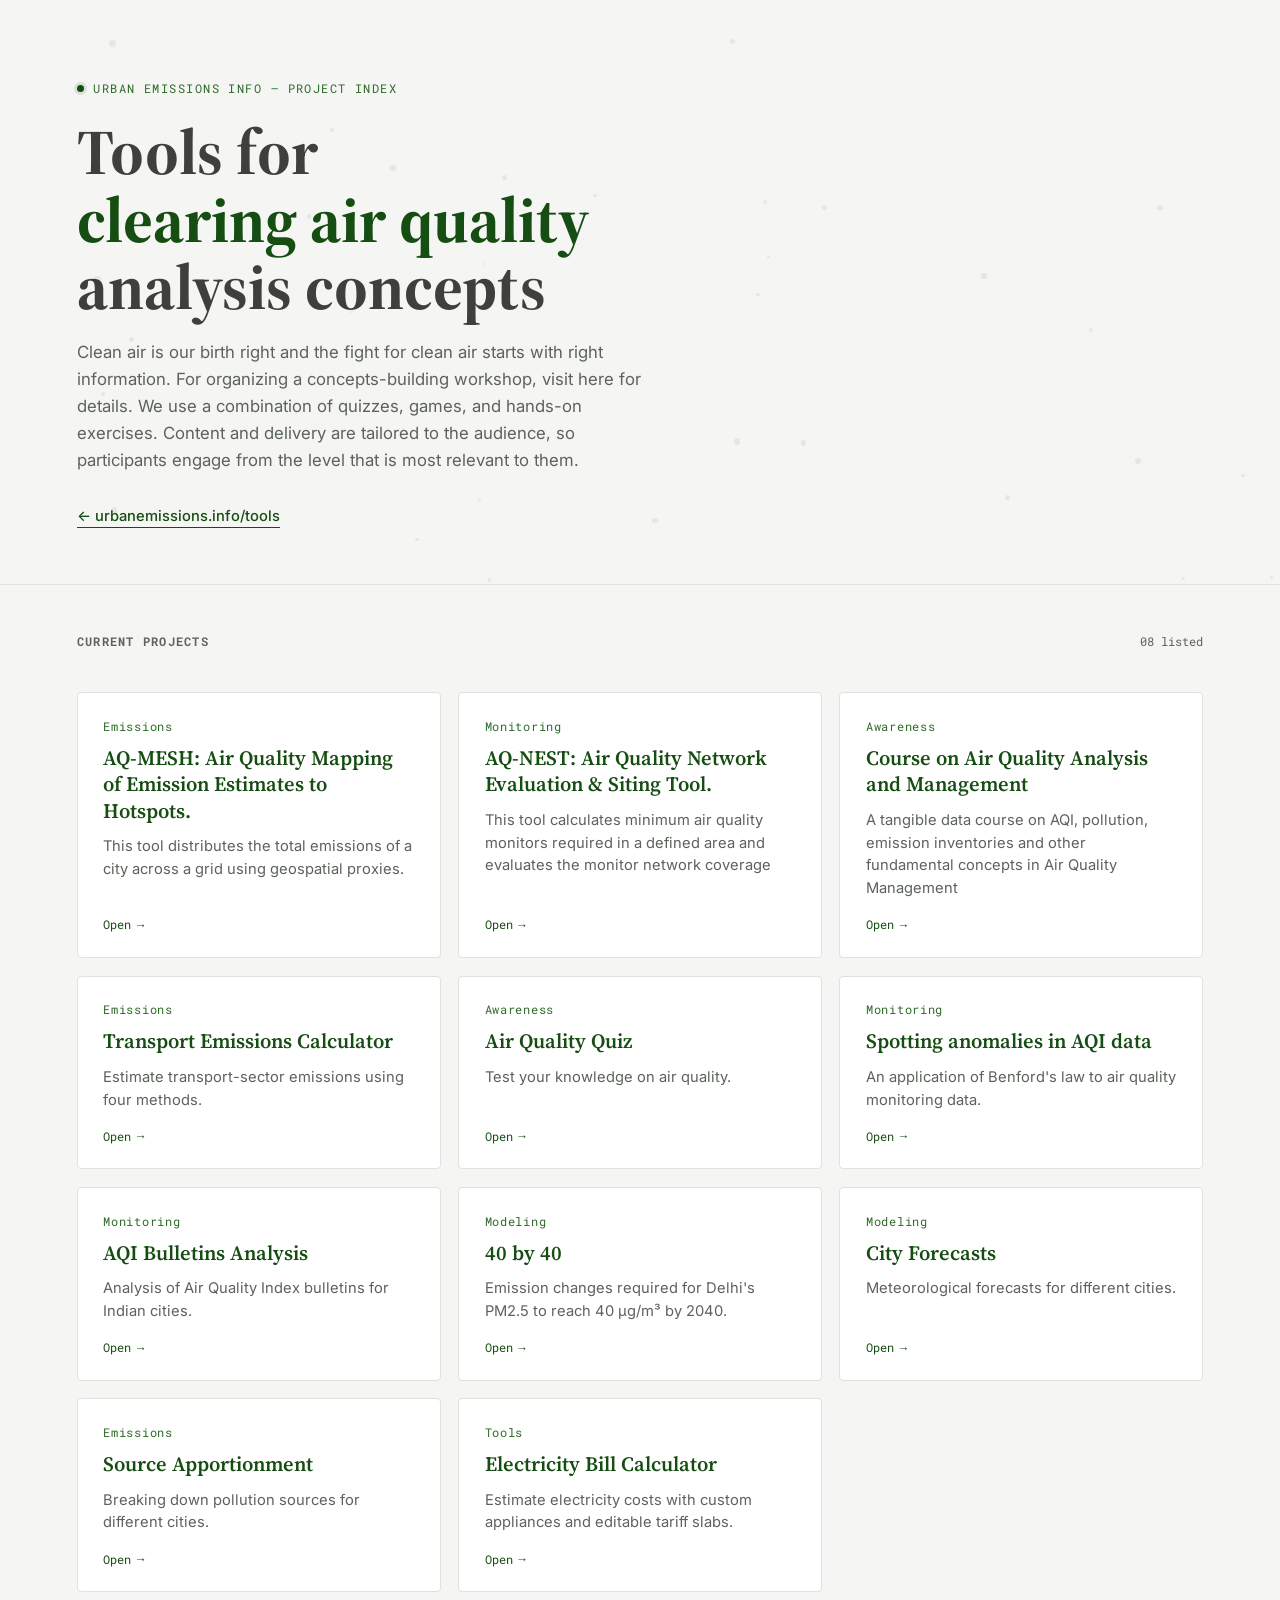
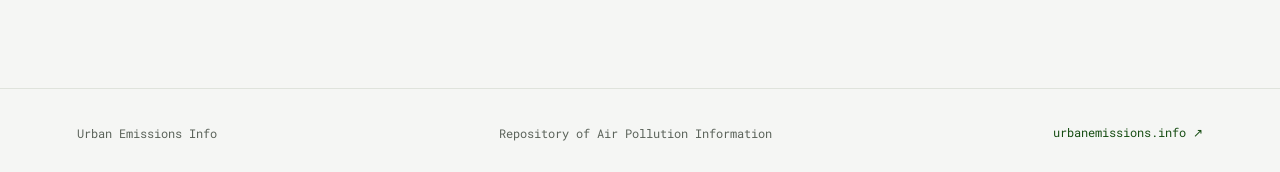
<file: index.html>
<!DOCTYPE html>
<html lang="en">
<head>
<meta charset="UTF-8">
<meta name="viewport" content="width=device-width, initial-scale=1.0">
<title>Urban Emissions — Projects</title>
<link rel="icon" href="ue.jpeg" type="image/jpeg">
<link rel="preconnect" href="https://fonts.googleapis.com">
<link rel="preconnect" href="https://fonts.gstatic.com" crossorigin>
<link href="https://fonts.googleapis.com/css2?family=Source+Serif+4:opsz,wght@8..60,400;8..60,600;8..60,700&family=Inter:wght@400;500;600&family=Roboto+Mono:wght@400;500&display=swap" rel="stylesheet">
<style>
  :root{
    --green: #164D12;
    --green-soft: #2f6b29;
    --bg: #f5f6f4;
    --card: #ffffff;
    --ink: #1b1f1a;
    --ink-soft: #5b635a;
    --line: #dfe3dc;
    --mono: 'Roboto Mono', monospace;
  }

  *{ box-sizing: border-box; }
  html{ scroll-behavior: smooth; }

  body{
    margin:0;
    background: var(--bg);
    color: var(--ink);
    font-family: 'Inter', sans-serif;
    -webkit-font-smoothing: antialiased;
  }

  a{ color: inherit; }

  /* ---------- Header / Hero ---------- */
  header{
    padding: 5rem 6vw 3.5rem;
    position: relative;
    overflow: hidden;
    border-bottom: 1px solid var(--line);
  }

  .eyebrow{
    font-family: var(--mono);
    font-size: 0.75rem;
    letter-spacing: 0.12em;
    text-transform: uppercase;
    color: var(--green-soft);
    display: flex;
    align-items: center;
    gap: 0.6rem;
    margin-bottom: 1.4rem;
  }

  .eyebrow::before{
    content: '';
    width: 7px;
    height: 7px;
    border-radius: 50%;
    background: var(--green);
    display: inline-block;
    box-shadow: 0 0 0 3px rgba(22,77,18,0.12);
  }

  h1{
    font-family: 'Source Serif 4', serif;
    font-weight: 700;
    font-size: clamp(2.4rem, 5vw, 4rem);
    line-height: 1.05;
    margin: 0 0 1.2rem;
    max-width: 16ch;
    color: var(--green);
  }

  header p.lede{
    font-size: 1.05rem;
    line-height: 1.6;
    color: var(--ink-soft);
    max-width: 52ch;
    margin: 0 0 0.5rem;
  }

  header .home-link{
    display: inline-flex;
    align-items: center;
    gap: 0.4rem;
    margin-top: 1.6rem;
    font-size: 0.92rem;
    font-weight: 500;
    color: var(--green);
    text-decoration: none;
    border-bottom: 1px solid var(--green);
    padding-bottom: 2px;
    transition: opacity 0.15s ease;
  }
  header .home-link:hover{ opacity: 0.65; }

  /* Signature: particulate field, representing PM readings, drifting behind the hero */
  .particulate{
    position: absolute;
    inset: 0;
    pointer-events: none;
    z-index: 0;
  }
  .particulate span{
    position: absolute;
    border-radius: 50%;
    background: var(--green);
    opacity: 0.08;
  }
  header > *:not(.particulate){ position: relative; z-index: 1; }

  @media (prefers-reduced-motion: no-preference){
    .particulate span{ animation: drift linear infinite; }
  }
  @keyframes drift{
    from{ transform: translateY(0); }
    to{ transform: translateY(-40px); }
  }

  /* ---------- Section label ---------- */
  .section-label{
    padding: 3rem 6vw 0;
    display: flex;
    align-items: baseline;
    justify-content: space-between;
    gap: 1rem;
  }
  .section-label h2{
    font-family: var(--mono);
    font-size: 0.78rem;
    letter-spacing: 0.1em;
    text-transform: uppercase;
    color: var(--ink-soft);
    margin: 0;
  }
  .section-label .count{
    font-family: var(--mono);
    font-size: 0.78rem;
    color: var(--ink-soft);
  }

  /* ---------- Project grid ---------- */
  main{
    padding: 1.5rem 6vw 6rem;
  }

  .grid{
    display: grid;
    grid-template-columns: repeat(auto-fill, minmax(300px, 1fr));
    gap: 1.1rem;
    margin-top: 1.2rem;
  }

  .card{
    background: var(--card);
    border: 1px solid var(--line);
    border-radius: 4px;
    padding: 1.6rem 1.6rem 1.5rem;
    text-decoration: none;
    color: var(--ink);
    display: flex;
    flex-direction: column;
    gap: 0.7rem;
    transition: border-color 0.18s ease, transform 0.18s ease, box-shadow 0.18s ease;
    position: relative;
  }

  .card:hover{
    border-color: var(--green);
    transform: translateY(-2px);
    box-shadow: 0 8px 24px -12px rgba(22,77,18,0.28);
  }

  .card .idx{
    font-family: var(--mono);
    font-size: 0.72rem;
    color: var(--green-soft);
    letter-spacing: 0.06em;
  }

  .card h3{
    font-family: 'Source Serif 4', serif;
    font-weight: 600;
    font-size: 1.28rem;
    line-height: 1.28;
    margin: 0;
    color: var(--green);
  }

  .card p{
    font-size: 0.92rem;
    line-height: 1.55;
    color: var(--ink-soft);
    margin: 0;
    flex-grow: 1;
  }

  .card .go{
    font-family: var(--mono);
    font-size: 0.76rem;
    color: var(--green);
    display: inline-flex;
    align-items: center;
    gap: 0.35rem;
    margin-top: 0.3rem;
  }
  .card .go .arrow{ transition: transform 0.18s ease; }
  .card:hover .go .arrow{ transform: translateX(3px); }

  .card.wip{
    opacity: 0.55;
    filter: grayscale(0.3);
  }
  .card.wip::after{
    content: 'in progress';
    position: absolute;
    top: 1.6rem;
    right: 1.6rem;
    font-family: var(--mono);
    font-size: 0.65rem;
    color: var(--ink-soft);
    letter-spacing: 0.06em;
  }

  /* ---------- Footer ---------- */
  footer{
    border-top: 1px solid var(--line);
    padding: 2.2rem 6vw;
    display: flex;
    justify-content: space-between;
    align-items: center;
    flex-wrap: wrap;
    gap: 1rem;
    font-family: var(--mono);
    font-size: 0.78rem;
    color: var(--ink-soft);
  }
  footer a{ color: var(--green); text-decoration: none; border-bottom: 1px solid transparent; }
  footer a:hover{ border-bottom-color: var(--green); }

  @media (max-width: 640px){
    header{ padding: 3.5rem 6vw 2.5rem; }
    .section-label{ padding: 2.2rem 6vw 0; flex-direction: column; align-items: flex-start; gap: 0.3rem; }
    main{ padding: 1rem 6vw 4rem; }
  }
</style>
</head>
<body>

<header>
  <div class="particulate" id="particulate"></div>
  <div class="eyebrow">Urban Emissions Info — Project Index</div>
  <h1> <span style="color: #1b1f1ad8;">Tools for</span> <br>
       clearing air quality<br>
       <span style="color: #1b1f1ad8;">analysis concepts</span> </h1>
  <p class="lede">Clean air is our birth right and the fight for clean air starts with right information. 
    For organizing a concepts-building workshop, visit here for details. 
    We use a combination of quizzes, games, and hands-on exercises. 
    Content and delivery are tailored to the audience, so participants engage from the level that is most relevant to them.
 </p>
  <a class="home-link" href="https://urbanemissions.info/tools/air-quality-information-awareness-for-better-planning/" target="_blank" rel="noopener">← urbanemissions.info/tools</a>
</header>

<div class="section-label">
  <h2>Current projects</h2>
  <span class="count">08 listed</span>
</div>

<main>
  <div class="grid">

    <a class="card" href="https://urbanemissionsinfo.github.io/AQMESH/">
      <span class="idx">Emissions</span>
      <h3>AQ-MESH: Air Quality Mapping of Emission Estimates to Hotspots.</h3>
      <p>This tool distributes the total emissions of a city across a grid using geospatial proxies.</p>
      <span class="go">Open <span class="arrow">→</span></span>
    </a>

    <a class="card" href="https://urbanemissionsinfo.github.io/AQNEST/global.html">
      <span class="idx">Monitoring</span>
      <h3>AQ-NEST: Air Quality Network Evaluation & Siting Tool.</h3>
      <p>This tool calculates minimum air quality monitors required in a defined area and evaluates the monitor network coverage</p>
      <span class="go">Open <span class="arrow">→</span></span>
    </a>

    <a class="card" href="https://urbanemissionsinfo.github.io/AQCourse/">
      <span class="idx">Awareness</span>
      <h3>Course on Air Quality Analysis and Management</h3>
      <p>A tangible data course on AQI, pollution, emission inventories and other fundamental concepts in Air Quality Management</p>
      <span class="go">Open <span class="arrow">→</span></span>
    </a>

    <a class="card" href="https://urbanemissionsinfo.github.io/TransportEmissions/" target="_blank" rel="noopener">
      <span class="idx">Emissions</span>
      <h3>Transport Emissions Calculator</h3>
      <p>Estimate transport-sector emissions using four methods.</p>
      <span class="go">Open <span class="arrow">→</span></span>
    </a>

    <a class="card" href="https://urbanemissionsinfo.github.io/airqualityquiz/" target="_blank" rel="noopener">
      <span class="idx">Awareness</span>
      <h3>Air Quality Quiz</h3>
      <p>Test your knowledge on air quality.</p>
      <span class="go">Open <span class="arrow">→</span></span>
    </a>

    <a class="card" href="https://urbanemissionsinfo.github.io/Benford/" target="_blank" rel="noopener">
      <span class="idx">Monitoring</span>
      <h3>Spotting anomalies in AQI data</h3>
      <p>An application of Benford's law to air quality monitoring data.</p>
      <span class="go">Open <span class="arrow">→</span></span>
    </a>

    <a class="card" href="https://urbanemissionsinfo.github.io/AQI_bulletins/" target="_blank" rel="noopener">
      <span class="idx">Monitoring</span>
      <h3>AQI Bulletins Analysis</h3>
      <p>Analysis of Air Quality Index bulletins for Indian cities.</p>
      <span class="go">Open <span class="arrow">→</span></span>
    </a>

    <a class="card" href="https://urbanemissionsinfo.github.io/SolvingDelhiPollution/" target="_blank" rel="noopener">
      <span class="idx">Modeling</span>
      <h3>40 by 40</h3>
      <p>Emission changes required for Delhi's PM2.5 to reach 40 μg/m³ by 2040.</p>
      <span class="go">Open <span class="arrow">→</span></span>
    </a>

    <a class="card" href="forecasts/index.html">
      <span class="idx">Modeling</span>
      <h3>City Forecasts</h3>
      <p>Meteorological forecasts for different cities.</p>
      <span class="go">Open <span class="arrow">→</span></span>
    </a>



    <a class="card" href="source_apportionment/index.html">
      <span class="idx">Emissions</span>
      <h3>Source Apportionment</h3>
      <p>Breaking down pollution sources for different cities.</p>
      <span class="go">Open <span class="arrow">→</span></span>
    </a>

    

    <a class="card" href="https://urbanemissionsinfo.github.io/ElectricityCalculator/" target="_blank" rel="noopener">
      <span class="idx">Tools</span>
      <h3>Electricity Bill Calculator</h3>
      <p>Estimate electricity costs with custom appliances and editable tariff slabs.</p>
      <span class="go">Open <span class="arrow">→</span></span>
    </a>

    <!--
    <div class="card wip">
      <span class="idx">09 — Monitoring</span>
      <h3>Monitoring Needs</h3>
      <p>Estimate the number of air quality monitors required in any airshed.</p>
    </div>
    -->

  </div>
</main>

<footer>
  <span>Urban Emissions Info</span>
  <span>Repository of Air Pollution Information</span>
  <a href="https://urbanemissions.info/" target="_blank" rel="noopener">urbanemissions.info ↗</a>
</footer>

<script>
  // Signature element: a quiet field of drifting particulate dots behind the hero,
  // sized and placed with slight randomness to suggest a PM2.5 reading rather than decoration.
  const field = document.getElementById('particulate');
  const count = window.innerWidth < 640 ? 18 : 34;
  for(let i=0;i<count;i++){
    const dot = document.createElement('span');
    const size = 2 + Math.random()*5;
    dot.style.width = size + 'px';
    dot.style.height = size + 'px';
    dot.style.left = Math.random()*100 + '%';
    dot.style.top = Math.random()*100 + '%';
    dot.style.animationDuration = (14 + Math.random()*16) + 's';
    dot.style.animationDelay = (-Math.random()*20) + 's';
    field.appendChild(dot);
  }
</script>

</body>
</html>
</file>
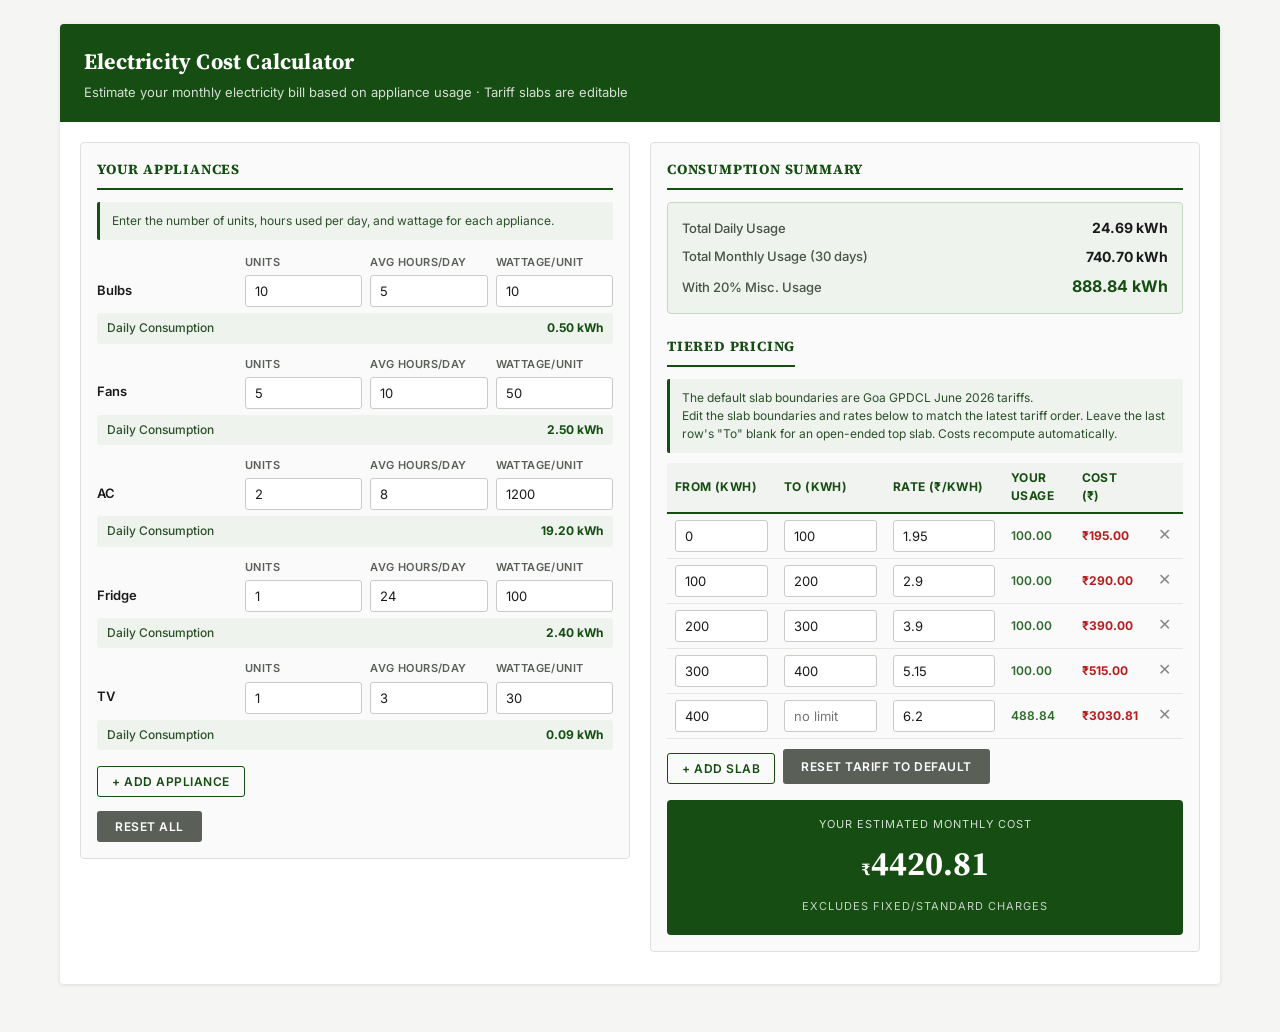
<file: ElectricityCalculator/index.html>
<!DOCTYPE html>
<html lang="en">
<head>
    <meta charset="UTF-8">
    <meta name="viewport" content="width=device-width, initial-scale=1.0">
    <title>Goa Electricity Cost Calculator</title>
    <link rel="stylesheet" href="style.css">
</head>
<body>
    <div class="container">
        <div class="header">
            <h1>Electricity Cost Calculator</h1>
            <p>Estimate your monthly electricity bill based on appliance usage · Tariff slabs are editable</p>
        </div>

        <div class="content">
            <div class="grid">
                <!-- ── Left Column: Appliance Input ────────────── -->
                <div>
                    <div class="section">
                        <h2>Your Appliances</h2>
                        <div class="info-box">
                            Enter the number of units, hours used per day, and wattage for each appliance.
                        </div>

                        <!-- Bulbs -->
                        <div class="appliance-row">
                            <div class="appliance-name">Bulbs</div>
                            <div class="form-group">
                                <label>Units</label>
                                <input type="number" id="bulbs-units" value="10" min="0">
                            </div>
                            <div class="form-group">
                                <label>Avg Hours/Day</label>
                                <input type="number" id="bulbs-hours" value="5" min="0" step="0.5">
                            </div>
                            <div class="form-group">
                                <label>Wattage/Unit</label>
                                <input type="number" id="bulbs-wattage" value="10" min="0">
                            </div>
                        </div>
                        <div class="calculated-row">
                            <span>Daily Consumption</span>
                            <span class="calculated-value" id="bulbs-consumption">0 kWh</span>
                        </div>

                        <!-- Fans -->
                        <div class="appliance-row">
                            <div class="appliance-name">Fans</div>
                            <div class="form-group">
                                <label>Units</label>
                                <input type="number" id="fans-units" value="5" min="0">
                            </div>
                            <div class="form-group">
                                <label>Avg Hours/Day</label>
                                <input type="number" id="fans-hours" value="10" min="0" step="0.5">
                            </div>
                            <div class="form-group">
                                <label>Wattage/Unit</label>
                                <input type="number" id="fans-wattage" value="50" min="0">
                            </div>
                        </div>
                        <div class="calculated-row">
                            <span>Daily Consumption</span>
                            <span class="calculated-value" id="fans-consumption">0 kWh</span>
                        </div>

                        <!-- AC -->
                        <div class="appliance-row">
                            <div class="appliance-name">AC</div>
                            <div class="form-group">
                                <label>Units</label>
                                <input type="number" id="ac-units" value="2" min="0">
                            </div>
                            <div class="form-group">
                                <label>Avg Hours/Day</label>
                                <input type="number" id="ac-hours" value="8" min="0" step="0.5">
                            </div>
                            <div class="form-group">
                                <label>Wattage/Unit</label>
                                <input type="number" id="ac-wattage" value="1200" min="0">
                            </div>
                        </div>
                        <div class="calculated-row">
                            <span>Daily Consumption</span>
                            <span class="calculated-value" id="ac-consumption">0 kWh</span>
                        </div>

                        <!-- Fridge -->
                        <div class="appliance-row">
                            <div class="appliance-name">Fridge</div>
                            <div class="form-group">
                                <label>Units</label>
                                <input type="number" id="fridge-units" value="1" min="0">
                            </div>
                            <div class="form-group">
                                <label>Avg Hours/Day</label>
                                <input type="number" id="fridge-hours" value="24" min="0" step="0.5">
                            </div>
                            <div class="form-group">
                                <label>Wattage/Unit</label>
                                <input type="number" id="fridge-wattage" value="100" min="0">
                            </div>
                        </div>
                        <div class="calculated-row">
                            <span>Daily Consumption</span>
                            <span class="calculated-value" id="fridge-consumption">0 kWh</span>
                        </div>

                        <!-- TV -->
                        <div class="appliance-row">
                            <div class="appliance-name">TV</div>
                            <div class="form-group">
                                <label>Units</label>
                                <input type="number" id="tv-units" value="1" min="0">
                            </div>
                            <div class="form-group">
                                <label>Avg Hours/Day</label>
                                <input type="number" id="tv-hours" value="3" min="0" step="0.5">
                            </div>
                            <div class="form-group">
                                <label>Wattage/Unit</label>
                                <input type="number" id="tv-wattage" value="30" min="0">
                            </div>
                        </div>
                        <div class="calculated-row">
                            <span>Daily Consumption</span>
                            <span class="calculated-value" id="tv-consumption">0 kWh</span>
                        </div>

                        <!-- ── Extra / custom appliances ──────── -->
                        <div id="extra-appliances-container"></div>

                        <button class="add-appliance-btn" onclick="addAppliance()">
                            + Add Appliance
                        </button>

                        <br>
                        <button class="reset-btn" onclick="resetCalculator()">Reset All</button>
                    </div>
                </div>

                <!-- ── Right Column: Summary & Pricing ─────────── -->
                <div>
                    <div class="section">
                        <h2>Consumption Summary</h2>
                        <div class="summary-box">
                            <div class="summary-item">
                                <span class="summary-label">Total Daily Usage</span>
                                <span class="summary-value" id="daily-total">0 kWh</span>
                            </div>
                            <div class="summary-item">
                                <span class="summary-label">Total Monthly Usage (30 days)</span>
                                <span class="summary-value" id="monthly-total">0 kWh</span>
                            </div>
                            <div class="summary-item">
                                <span class="summary-label">With 20% Misc. Usage</span>
                                <span class="summary-value highlight" id="monthly-adjusted">0 kWh</span>
                            </div>
                        </div>

                        <div style="display:flex; justify-content:space-between; align-items:baseline; margin-top:22px;">
                            <h2 style="margin-top:0;">Tiered Pricing</h2>
                        </div>
                        <div class="info-box" style="margin-bottom:10px;">
                            The default slab boundaries are Goa GPDCL June 2026 tariffs. <br>
                            Edit the slab boundaries and rates below to match the latest tariff order. Leave the last row's "To" blank for an open-ended top slab. Costs recompute automatically.
                             
                        </div>
                        <table class="pricing-table" id="tariff-table">
                            <thead>
                                <tr>
                                    <th>From (kWh)</th>
                                    <th>To (kWh)</th>
                                    <th>Rate (₹/kWh)</th>
                                    <th>Your Usage</th>
                                    <th>Cost (₹)</th>
                                    <th></th>
                                </tr>
                            </thead>
                            <tbody id="tariff-tbody">
                                <!-- rows injected by JS -->
                            </tbody>
                        </table>
                        <div style="display:flex; gap:8px; margin-top:10px;">
                            <button class="add-appliance-btn" type="button" onclick="addTariffRow()">+ Add Slab</button>
                            <button class="reset-btn" type="button" style="margin-top:0;" onclick="resetTariff()">Reset Tariff to Default</button>
                        </div>

                        <div class="total-cost">
                            <p>Your Estimated Monthly Cost</p>
                            <div class="amount"><span class="currency">₹</span><span id="final-cost">0</span></div>
                            <p style="font-size:11px;margin-top:8px;opacity:.75;">Excludes fixed/standard charges</p>
                        </div>
                    </div>
                </div>
            </div><!-- /grid -->
        </div><!-- /content -->
    </div><!-- /container -->

    <script>
    // ── Custom appliance state ────────────────────────────────────
    let extraCounter = 0;

    function addAppliance() {
        extraCounter++;
        const id = 'extra-' + extraCounter;
        const container = document.getElementById('extra-appliances-container');

        const block = document.createElement('div');
        block.className = 'appliance-block';
        block.id = 'block-' + id;
        block.innerHTML = `
            <button class="remove-appliance-btn" onclick="removeAppliance('${id}')" title="Remove">✕</button>
            <div class="appliance-row">
                <div class="form-group" style="grid-column:1">
                    <label>Appliance Name</label>
                    <input type="text" class="custom-appliance-name-input"
                           id="${id}-name" placeholder="e.g. Washing Machine"
                           oninput="calculate()">
                </div>
                <div class="form-group">
                    <label>Units</label>
                    <input type="number" id="${id}-units" value="1" min="0" oninput="calculate()" onchange="calculate()">
                </div>
                <div class="form-group">
                    <label>Avg Hours/Day</label>
                    <input type="number" id="${id}-hours" value="1" min="0" step="0.5" oninput="calculate()" onchange="calculate()">
                </div>
                <div class="form-group">
                    <label>Wattage/Unit</label>
                    <input type="number" id="${id}-wattage" value="100" min="0" oninput="calculate()" onchange="calculate()">
                </div>
            </div>
            <div class="calculated-row">
                <span id="${id}-label">Custom Appliance</span>
                <span class="calculated-value" id="${id}-consumption">0 kWh</span>
            </div>
        `;
        container.appendChild(block);
        calculate();
    }

    function removeAppliance(id) {
        const block = document.getElementById('block-' + id);
        if (block) block.remove();
        calculate();
    }

    function getExtraIds() {
        const blocks = document.querySelectorAll('#extra-appliances-container .appliance-block');
        return Array.from(blocks).map(b => b.id.replace('block-', ''));
    }

    // ── Core inputs (built-in appliances) ────────────────────────
    const builtInIds = [
        'bulbs-units','bulbs-hours','bulbs-wattage',
        'fans-units','fans-hours','fans-wattage',
        'ac-units','ac-hours','ac-wattage',
        'fridge-units','fridge-hours','fridge-wattage',
        'tv-units','tv-hours','tv-wattage'
    ];

    builtInIds.forEach(id => {
        const el = document.getElementById(id);
        if (el) {
            el.addEventListener('input', calculate);
            el.addEventListener('change', calculate);
        }
    });

    // ── Calculation ───────────────────────────────────────────────
    function getKwh(prefix) {
        const u = parseFloat(document.getElementById(prefix + '-units')?.value)   || 0;
        const h = parseFloat(document.getElementById(prefix + '-hours')?.value)   || 0;
        const w = parseFloat(document.getElementById(prefix + '-wattage')?.value) || 0;
        return (u * h * w) / 1000;
    }

    // ── Editable tariff table ───────────────────────────────────────
    const DEFAULT_TARIFF = [
        { from: 0,   to: 100,  rate: 1.95 },
        { from: 100, to: 200,  rate: 2.90 },
        { from: 200, to: 300,  rate: 3.90 },
        { from: 300, to: 400,  rate: 5.15 },
        { from: 400, to: null, rate: 6.20 }   // null "to" = open-ended top slab
    ];

    let tariffCounter = 0;

    function renderTariffTable(rows) {
        const tbody = document.getElementById('tariff-tbody');
        tbody.innerHTML = '';
        tariffCounter = 0;
        rows.forEach(row => addTariffRow(row.from, row.to, row.rate));
    }

    function addTariffRow(fromVal, toVal, rateVal) {
        tariffCounter++;
        const id = 'slab-' + tariffCounter;
        const tbody = document.getElementById('tariff-tbody');

        if (fromVal === undefined) {
            const rows = getTariffIds();
            const lastId = rows[rows.length - 1];
            const lastTo = lastId ? document.getElementById(lastId + '-to').value : '';
            fromVal = lastTo !== '' ? parseFloat(lastTo) : 0;
        }
        if (toVal === undefined) toVal = null;
        if (rateVal === undefined) rateVal = 0;

        const tr = document.createElement('tr');
        tr.id = 'row-' + id;
        tr.innerHTML = `
            <td><input type="number" class="tariff-input" id="${id}-from" value="${fromVal}" min="0" step="1" oninput="calculate()" onchange="calculate()"></td>
            <td><input type="number" class="tariff-input" id="${id}-to" value="${toVal === null ? '' : toVal}" min="0" step="1" placeholder="no limit" oninput="calculate()" onchange="calculate()"></td>
            <td><input type="number" class="tariff-input" id="${id}-rate" value="${rateVal}" min="0" step="0.01" oninput="calculate()" onchange="calculate()"></td>
            <td class="units-used" id="${id}-units">0</td>
            <td class="cost" id="${id}-cost">₹0</td>
            <td><button class="remove-appliance-btn" style="position:static;" onclick="removeTariffRow('${id}')" title="Remove slab">✕</button></td>
        `;
        tbody.appendChild(tr);
        calculate();
    }

    function removeTariffRow(id) {
        const row = document.getElementById('row-' + id);
        if (row) row.remove();
        calculate();
    }

    function getTariffIds() {
        const rows = document.querySelectorAll('#tariff-tbody tr');
        return Array.from(rows).map(r => r.id.replace('row-', ''));
    }

    function resetTariff() {
        renderTariffTable(DEFAULT_TARIFF);
    }

    function readTariffSlabs() {
        return getTariffIds().map(id => {
            const from = parseFloat(document.getElementById(id + '-from').value) || 0;
            const toRaw = document.getElementById(id + '-to').value;
            const to = toRaw === '' ? Infinity : (parseFloat(toRaw) || 0);
            const rate = parseFloat(document.getElementById(id + '-rate').value) || 0;
            return { id, from, to, rate };
        }).sort((a, b) => a.from - b.from);
    }

    function calculate() {
        // Built-in appliances
        const bulbsC  = getKwh('bulbs');
        const fansC   = getKwh('fans');
        const acC     = getKwh('ac');
        const fridgeC = getKwh('fridge');
        const tvC     = getKwh('tv');

        document.getElementById('bulbs-consumption').textContent  = bulbsC.toFixed(2)  + ' kWh';
        document.getElementById('fans-consumption').textContent   = fansC.toFixed(2)   + ' kWh';
        document.getElementById('ac-consumption').textContent     = acC.toFixed(2)     + ' kWh';
        document.getElementById('fridge-consumption').textContent = fridgeC.toFixed(2) + ' kWh';
        document.getElementById('tv-consumption').textContent     = tvC.toFixed(2)     + ' kWh';

        // Extra appliances
        let extraTotal = 0;
        getExtraIds().forEach(id => {
            const c = getKwh(id);
            extraTotal += c;
            const nameEl = document.getElementById(id + '-name');
            const labelEl = document.getElementById(id + '-label');
            const consEl  = document.getElementById(id + '-consumption');
            if (labelEl && nameEl) {
                const name = nameEl.value.trim() || 'Custom Appliance';
                labelEl.textContent = name + ' — Daily';
            }
            if (consEl) consEl.textContent = c.toFixed(2) + ' kWh';
        });

        // Totals
        const dailyTotal     = bulbsC + fansC + acC + fridgeC + tvC + extraTotal;
        const monthlyTotal   = dailyTotal * 30;
        const monthlyAdjusted = monthlyTotal * 1.2;

        document.getElementById('daily-total').textContent     = dailyTotal.toFixed(2)      + ' kWh';
        document.getElementById('monthly-total').textContent   = monthlyTotal.toFixed(2)    + ' kWh';
        document.getElementById('monthly-adjusted').textContent = monthlyAdjusted.toFixed(2) + ' kWh';

        // ── Tiered pricing — fully driven by the editable tariff table ──
        const slabs = readTariffSlabs();
        let totalCost = 0;

        slabs.forEach(slab => {
            const bandWidth = slab.to === Infinity ? Infinity : Math.max(0, slab.to - slab.from);
            const usageAboveFrom = Math.max(0, monthlyAdjusted - slab.from);
            const units = Math.max(0, Math.min(usageAboveFrom, bandWidth));
            const cost  = units * slab.rate;
            totalCost += cost;

            const unitsEl = document.getElementById(slab.id + '-units');
            const costEl  = document.getElementById(slab.id + '-cost');
            if (unitsEl) unitsEl.textContent = units.toFixed(2);
            if (costEl)  costEl.textContent  = '₹' + cost.toFixed(2);
        });

        document.getElementById('final-cost').textContent = totalCost.toFixed(2);
    }

    // ── Reset ─────────────────────────────────────────────────────
    function resetCalculator() {
        const defaults = {
            'bulbs-units':5,'bulbs-hours':5,'bulbs-wattage':10,
            'fans-units':5,'fans-hours':10,'fans-wattage':50,
            'ac-units':2,'ac-hours':8,'ac-wattage':1200,
            'fridge-units':1,'fridge-hours':24,'fridge-wattage':100,
            'tv-units':1,'tv-hours':3,'tv-wattage':30
        };
        Object.entries(defaults).forEach(([id, val]) => {
            const el = document.getElementById(id);
            if (el) el.value = val;
        });
        // Remove all extra appliances
        document.getElementById('extra-appliances-container').innerHTML = '';
        extraCounter = 0;
        calculate();
    }

    // ── Init ──────────────────────────────────────────────────────
    renderTariffTable(DEFAULT_TARIFF);
    calculate();
    </script>
</body>
</html>
</file>
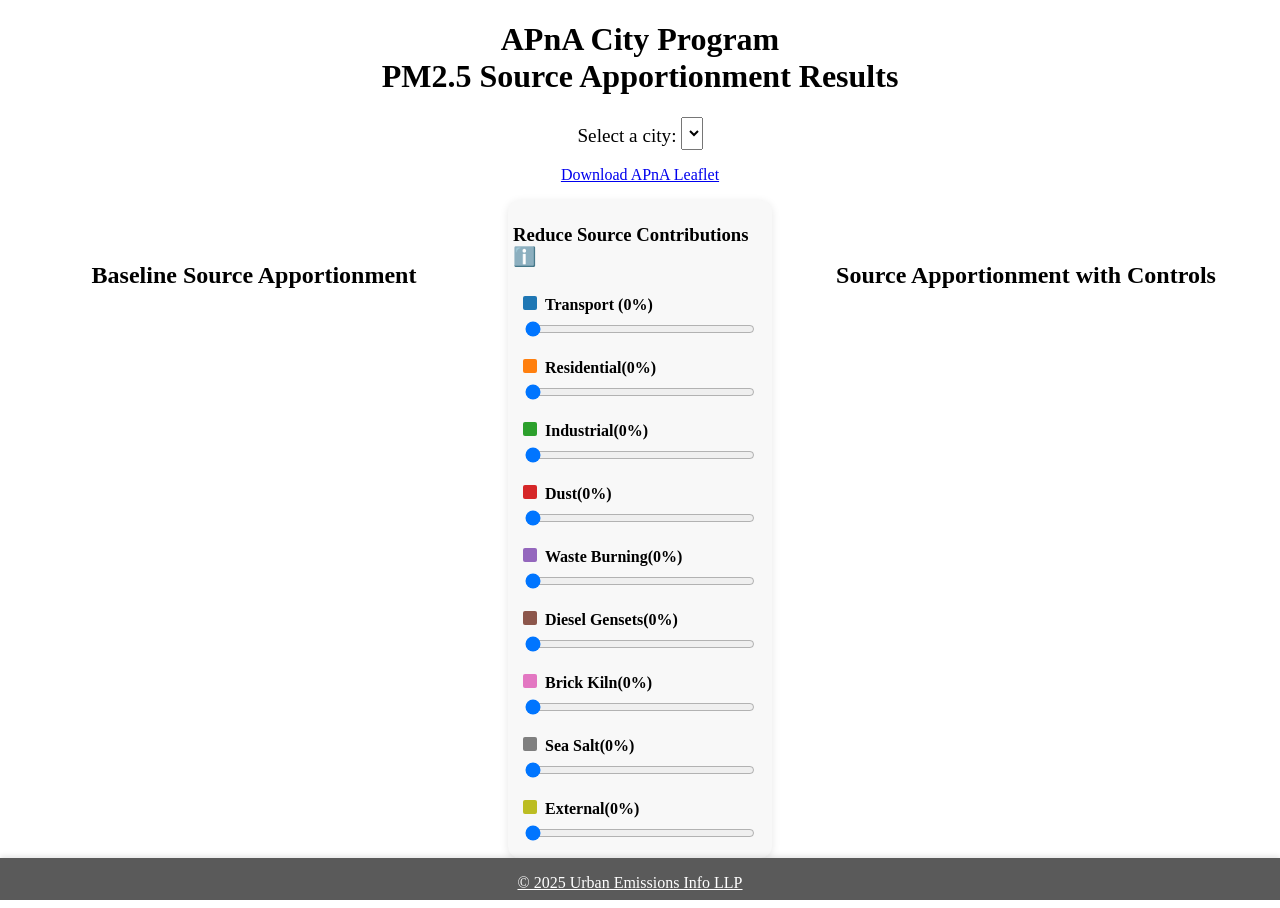
<file: source_apportionment/index.html>
<!DOCTYPE html>
<html lang="en">
<head>
    <meta charset="utf-8">
    <meta name="viewport" content="width=device-width, initial-scale=1.0"/>
    <title>Source apportionment</title>
    <script src="https://d3js.org/d3.v7.min.js"></script>
    <link rel="icon" href="ue.jpeg" type="image/jpeg">
    <link rel="stylesheet" href="styles.css">
</head>

<body>
    <div id="main-container">
        
        <h1 id="heading"> APnA City Program <br> PM2.5 Source Apportionment Results </h1>
        
        <div id="selectboxcontainer">
            <label style="font-size: 1.2rem;">Select a city:</label>
            <select id="citySelect"></select>
        </div>
        <a id="apna_href" href="https://urbanemissions.info/wp-content/uploads/apna/docs/india_apna_2019_agartala.pdf" target="_blank">
            <p> Download APnA Leaflet </p>
        </a>
        <div id="chart-container">
            
            <div class="chart-block">
                <h2>Baseline Source Apportionment</h2>
                <svg viewBox="0 0 500 500" preserveAspectRatio="xMidYMid meet"></svg>
            </div>
        
            <div id="scroll-container">
                <h3 style="display: inline-flex; align-items: center;">
                    <div class="hover-tooltip">
                        Reduce Source Contributions ℹ️
                        <span class="tooltip-text">Use the sliders to simulate reducing pollution from each source.</span>
                    </div>
                </h3>

                <div class="slider-group">
                    <label for="slider-transport"><span class="legend-color color-0"></span>Transport (<span class="value-label" id="value-slider-transport">0</span>%)</label>
                    <input type="range" id="slider-transport" min="0" max="100" value="0">
                    
                </div>
                <div class="slider-group">
                    <label for="slider-residential"><span class="legend-color color-1"></span>Residential(<span class="value-label" id="value-slider-residential">0</span>%)</label>
                    <input type="range" id="slider-residential" min="0" max="100" value="0">
                </div>
                <div class="slider-group">
                    <label for="slider-industrial"><span class="legend-color color-2"></span>Industrial(<span class="value-label" id="value-slider-industrial">0</span>%)</label>
                    <input type="range" id="slider-industrial" min="0" max="100" value="0">
                </div>
                <div class="slider-group">
                    <label for="slider-dust"><span class="legend-color color-3"></span>Dust(<span class="value-label" id="value-slider-dust">0</span>%)</label>
                    <input type="range" id="slider-dust" min="0" max="100" value="0">
                </div>
                <div class="slider-group">
                    <label for="slider-waste"><span class="legend-color color-4"></span>Waste Burning(<span class="value-label" id="value-slider-waste">0</span>%)</label>
                    <input type="range" id="slider-waste" min="0" max="100" value="0">
                </div>
                <div class="slider-group">
                    <label for="slider-diesel"><span class="legend-color color-5"></span>Diesel Gensets(<span class="value-label" id="value-slider-diesel">0</span>%)</label>
                    <input type="range" id="slider-diesel" min="0" max="100" value="0">
                </div>
                <div class="slider-group">
                    <label for="slider-brick"><span class="legend-color color-6"></span>Brick Kiln(<span class="value-label" id="value-slider-brick">0</span>%)</label>
                    <input type="range" id="slider-brick" min="0" max="100" value="0">
                </div>
                <div class="slider-group">
                    <label for="slider-sea"><span class="legend-color color-7"></span>Sea Salt(<span class="value-label" id="value-slider-sea">0</span>%)</label>
                    <input type="range" id="slider-sea" min="0" max="100" value="0">
                </div>
                <div class="slider-group">
                    <label for="slider-external"><span class="legend-color color-8"></span>External(<span class="value-label" id="value-slider-external">0</span>%)</label>
                    <input type="range" id="slider-external" min="0" max="100" value="0">
                </div>
            </div>

            <div class="chart-block">
                <h2>Source Apportionment with Controls</h2>
                <svg id="adjusted-chart" viewBox="0 0 500 500" preserveAspectRatio="xMidYMid meet"></svg>
            </div> 
        </div>
    
        <div id="tooltip"></div>

    </div>
    <footer>
        <p> <a href="https://urbanemissions.info/about-ueinfo/">© 2025 Urban Emissions Info LLP</a></p>
    </footer>
 
    <script>
        const outerRadius = 245;
        const innerRadius = 100;
        const color = d3.scaleOrdinal(d3.schemeCategory10);
        const arc = d3.arc().innerRadius(innerRadius).outerRadius(outerRadius);
        const pie = d3.pie().value(d => d.value);
        const svg = d3.select("svg")
                        .append("g")
                        .attr("transform", `translate(250, 250)`);

        const legendContainer = d3.select("#legend");
        const sources = ["Transport", "Residential", "Industrial", "Dust",
                 "Waste", "Diesel Genset", "Brick Kiln", "Sea Salt", "External"];
        let currentOriginalValues = [];

        d3.csv("data\\APnA_50airsheds_PM25_Source_Apportionment_CAMxOutputs.csv").then(data => {
            data.forEach(d => {
            sources.forEach(k => {
                d[k] = d[k] ? parseFloat(d[k].replace('%','')) : 0;
            });
            });

            const select = d3.select("#citySelect");
            data.sort((a, b) => a.City.localeCompare(b.City));
            select.selectAll("option")
            .data(data)
            .enter()
            .append("option")
            .attr("value", d => d.City)
            .text(d => d.City);

            select.property("value", "Agartala");
            updateChart("Agartala");

            select.on("change", function () {
            updateChart(this.value);
            });

            function updateChart(cityName) {
            const cityData = data.find(d => d.City === cityName);
            const pieData = sources.map(key => ({ source: key, value: cityData[key] }));
            currentOriginalValues = pieData.map(d => d.value);

            //d3.select("#selectedHeading").text(`Source Apportionment: ${cityName}`);

            const list_2017 = [
                "Agra", "Amritsar", "Bengaluru", "Bhopal", "Bhubaneshwar", "Chandigarh",
                "Chennai", "Coimbatore", "Dehradun", "Indore", "Jaipur", "Kanpur", "Kochi",
                "Ludhiana", "Nagpur", "Patna", "Pune", "Raipur", "Ranchi", "Varanasi"
            ];
            const is2017 = list_2017.includes(cityName);
            const year = is2017 ? '2017' : '2019';
            const fileCityName = cityName.toLowerCase().replace(/\s+/g, '-');
            document.getElementById("apna_href").href =
                `https://urbanemissions.info/wp-content/uploads/apna/docs/india_apna_${year}_${fileCityName}.pdf`;

            // Join new data
            const arcs = svg.selectAll("g.arc")
                            .data(pie(pieData));
            // Exit
            arcs.exit().remove();
            // Enter
            const newArcs = arcs.enter()
                .append("g")
                .attr("class", "arc");

            newArcs.append("path")
                .attr("fill", (d, i) => color(i))
                .attr("d", arc);

            newArcs.append("text")
                .attr("class", "label")
                .attr("text-anchor", "middle")
                .style("display", d => d.data.value < 4 ? "none" : "block")
                .attr("dy", "0.35em")
                .text(d => d.data.value > 0 ? `${d.data.value}%` : '')
                .attr("transform", d => `translate(${arc.centroid(d)})`);

            // TOOLTIP
            const tooltip = d3.select("#tooltip");
            svg.selectAll("path")
                .on("mouseover", function (event, d) {
                    tooltip
                        .style("display", "block")
                        .html(`<strong>Pollution Source: ${d.data.source}</strong><br> Contribution: ${d.data.value}%`);
                })
                .on("mousemove", function (event) {
                    const tooltipWidth = tooltip.node().offsetWidth;
                    const tooltipHeight = tooltip.node().offsetHeight;
                    const pageX = event.pageX;
                    const pageY = event.pageY;
                    tooltip
                    .style("left", (pageX + 15) + "px")
                    .style("top", (pageY - tooltipHeight / 2) + "px");
                })
                .on("mouseout", function () {
                    tooltip.style("display", "none");
                });



            // Update
            arcs.select("path")
                .transition().duration(750)
                .attr("d", arc)
                .attr("fill", (d, i) => color(i));

            arcs.select("text")
                .transition().duration(750)
                .attr("transform", d => `translate(${arc.centroid(d)})`)
                .style("display", d => d.data.value < 4? "none" : "block")
                .text(d => d.data.value > 0 ? `${d.data.value}%` : '');
            
            drawAdjustedChart();
            }
        });

        const sliderIds = [
                        "slider-transport", "slider-residential", "slider-industrial", "slider-dust",
                        "slider-waste", "slider-diesel", "slider-brick", "slider-sea", "slider-external"
                    ];
        sliderIds.forEach(id => {
                                const slider = document.getElementById(id);
                                const label = document.getElementById(`value-${id}`);
                                slider.addEventListener("input", () => {
                                        label.textContent = slider.value;
                                        drawAdjustedChart(); // re-render pie chart if desired
                                    });
                        });

        function drawAdjustedChart() {
                const adjustedSvg = d3.select("#adjusted-chart");
                const reductions = sliderIds.map(id => {
                    const slider = document.getElementById(id);
                    return slider ? parseFloat(slider.value) : 0;
                });

                const reduced = currentOriginalValues.map((val, i) => val * (1 - reductions[i] / 100));
                const total = reduced.reduce((sum, val) => sum + val, 0);
                const normalized = reduced.map(val => (val / total) * 100);

                const data = sources.map((key, i) => ({
                    source: key,
                    value: normalized[i]
                }));

                const pie = d3.pie().value(d => d.value);
                const arc = d3.arc().innerRadius(innerRadius).outerRadius(outerRadius);
                const arcsData = pie(data);

                // Create group if not already
                let g = adjustedSvg.select("g");
                if (g.empty()) {
                    adjustedSvg.attr("viewBox", `0 0 500 500`);
                    g = adjustedSvg.append("g")
                        .attr("transform", `translate(250, 250)`);
                }

                // JOIN
                const arcs = g.selectAll(".arc").data(arcsData);

                // EXIT
                arcs.exit().remove();

                // ENTER
                const newArcs = arcs.enter().append("g").attr("class", "arc");

                newArcs.append("path")
                    .attr("fill", (d, i) => color(i))
                    .each(function(d) { this._current = d; }) // store initial state
                    .on("mouseover", function (event, d) {
                        d3.select("#tooltip")
                            .style("display", "block")
                            .html(`<strong>Pollution Source: ${d.data.source}</strong><br> Contribution: ${d.data.value.toFixed(1)}%`);
                    })
                    .on("mousemove", function (event) {
                        const tooltip = d3.select("#tooltip");
                        const tooltipWidth = tooltip.node().offsetWidth;
                        const tooltipHeight = tooltip.node().offsetHeight;
                        const pageX = event.pageX;
                        const pageY = event.pageY;

                        tooltip
                            .style("left", (pageX + 15) + "px")
                            .style("top", (pageY - tooltipHeight / 2) + "px");
                    })
                    .on("mouseout", function () {
                        d3.select("#tooltip").style("display", "none");
                    });

                newArcs.append("text")
                        .attr("class", "label")
                        .attr("text-anchor", "middle")
                        .style("display", d => d.data.value < 4 ? "none" : "block")
                        .attr("dy", "0.35em")
                        .text(d => d.data.value > 0 ? `${d.data.value}%` : '')
                        .attr("transform", d => `translate(${arc.centroid(d)})`);
                // UPDATE + ENTER MERGE
                const allArcs = newArcs.merge(arcs);

                allArcs.select("path")
                        .transition().duration(750)
                        .attr("d", arc)
                        .attr("fill", (d, i) => color(i));

                allArcs.select("text")
                    .transition()
                    .duration(750)
                    .attr("transform", d => `translate(${arc.centroid(d)})`)
                    .style("display", d => d.data.value > 4 ? "block" : "none")
                    .text(d => d.data.value > 4 ? `${d.data.value.toFixed(1)}%` : "");
            }
    </script>

    <!-- <script src="selectcity.js"></script> -->
</body>
</file>
<file: ElectricityCalculator/style.css>
/* ================================================================
   Goa Electricity Cost Calculator — Urban Emissions style
   Brand: #164D12 (green), #f5f6f4 (light bg), #1a1a1a (dark text)
   Fonts: Inter (UI), Source Serif 4 (headings)
   ================================================================ */

@import url('https://fonts.googleapis.com/css2?family=Inter:wght@400;500;600;700&family=Source+Serif+4:wght@400;600;700&display=swap');

/* ── Reset & base ─────────────────────────────────────────── */
*, *::before, *::after { margin: 0; padding: 0; box-sizing: border-box; }

body {
    font-family: 'Inter', sans-serif;
    background: #f5f6f4;
    min-height: 100vh;
    padding: 24px 16px 48px;
    color: #1a1a1a;
    font-size: 14px;
    line-height: 1.55;
}

/* ── Wrapper ──────────────────────────────────────────────── */
.container {
    max-width: 1160px;
    margin: 0 auto;
    background: #fff;
    border-radius: 4px;
    box-shadow: 0 1px 4px rgba(0,0,0,.10);
    overflow: hidden;
}

/* ── Header ───────────────────────────────────────────────── */
.header {
    background: #164D12;
    color: #fff;
    padding: 20px 24px;
}

.header h1 {
    font-family: 'Source Serif 4', serif;
    font-size: 22px;
    font-weight: 700;
    letter-spacing: 0.2px;
    margin-bottom: 4px;
}

.header p {
    font-size: 13px;
    opacity: 0.82;
    font-weight: 400;
}

/* ── Main content ─────────────────────────────────────────── */
.content { padding: 20px; }

/* ── Two-column grid ──────────────────────────────────────── */
.grid {
    display: grid;
    grid-template-columns: 1fr 1fr;
    gap: 20px;
    margin-bottom: 12px;
}

@media (max-width: 900px) {
    .grid { grid-template-columns: 1fr; }
}

/* ── Card sections ────────────────────────────────────────── */
.section {
    border: 1px solid #dde0db;
    border-radius: 4px;
    padding: 16px;
    background: #fafafa;
}

.section h2 {
    font-family: 'Source Serif 4', serif;
    font-size: 14px;
    font-weight: 700;
    color: #164D12;
    text-transform: uppercase;
    letter-spacing: 0.8px;
    border-bottom: 2px solid #164D12;
    padding-bottom: 7px;
    margin-bottom: 12px;
}

/* ── Info box ─────────────────────────────────────────────── */
.info-box {
    background: #eef3ee;
    border-left: 3px solid #164D12;
    padding: 10px 12px;
    border-radius: 2px;
    font-size: 12px;
    color: #2d4f2b;
    margin-bottom: 14px;
    line-height: 1.5;
}

/* ── Appliance rows ───────────────────────────────────────── */
.appliance-row {
    display: grid;
    grid-template-columns: 140px 1fr 1fr 1fr;
    gap: 8px;
    margin-bottom: 6px;
    align-items: end;
}

@media (max-width: 600px) {
    .appliance-row { grid-template-columns: 1fr 1fr; }
    .appliance-row .appliance-name { grid-column: 1 / -1; }
}

.form-group { display: flex; flex-direction: column; }

label {
    font-size: 11px;
    font-weight: 600;
    color: #5a5f58;
    margin-bottom: 4px;
    text-transform: uppercase;
    letter-spacing: 0.4px;
}

input[type="number"],
.custom-appliance-name-input {
    padding: 7px 9px;
    border: 1px solid #c8ccc6;
    border-radius: 3px;
    font-size: 13px;
    font-family: 'Inter', sans-serif;
    background: #fff;
    color: #1a1a1a;
    transition: border-color .18s, box-shadow .18s;
    width: 100%;
}

input[type="number"]:focus,
.custom-appliance-name-input:focus {
    outline: none;
    border-color: #164D12;
    box-shadow: 0 0 0 3px rgba(22, 77, 18, .12);
}

.appliance-name {
    font-size: 13px;
    font-weight: 600;
    color: #1a1a1a;
    padding: 7px 0 7px 0;
    align-self: flex-end;
}

/* ── Calculated row (daily consumption) ──────────────────── */
.calculated-row {
    background: #eef3ee;
    padding: 6px 10px;
    border-radius: 3px;
    font-size: 12px;
    color: #2d4f2b;
    font-weight: 500;
    display: flex;
    justify-content: space-between;
    align-items: center;
    margin-bottom: 12px;
}

.calculated-value {
    color: #164D12;
    font-weight: 700;
}

/* ── Extra appliances section ─────────────────────────────── */
#extra-appliances-container .appliance-block {
    border: 1px dashed #c8ccc6;
    border-radius: 3px;
    padding: 10px 10px 4px;
    margin-bottom: 10px;
    background: #fff;
    position: relative;
}

.remove-appliance-btn {
    position: absolute;
    top: 8px;
    right: 8px;
    background: none;
    border: none;
    cursor: pointer;
    color: #888;
    font-size: 16px;
    line-height: 1;
    padding: 0 4px;
    transition: color .15s;
}

.remove-appliance-btn:hover { color: #b91c1c; }

.add-appliance-btn {
    display: inline-flex;
    align-items: center;
    gap: 6px;
    background: none;
    border: 1px solid #164D12;
    color: #164D12;
    padding: 7px 14px;
    border-radius: 3px;
    font-size: 12px;
    font-weight: 600;
    font-family: 'Inter', sans-serif;
    cursor: pointer;
    text-transform: uppercase;
    letter-spacing: 0.5px;
    transition: background .18s, color .18s;
    margin-top: 4px;
}

.add-appliance-btn:hover {
    background: #164D12;
    color: #fff;
}

/* ── Summary box ──────────────────────────────────────────── */
.summary-box {
    background: #eef3ee;
    border: 1px solid #c4d9c2;
    border-radius: 4px;
    padding: 14px;
    margin-bottom: 16px;
}

.summary-item {
    display: flex;
    justify-content: space-between;
    align-items: center;
    margin-bottom: 7px;
    font-size: 13px;
}

.summary-item:last-child { margin-bottom: 0; }

.summary-label { color: #4a5248; font-weight: 500; }

.summary-value {
    font-weight: 700;
    color: #1a1a1a;
    font-size: 14px;
}

.summary-value.highlight {
    color: #164D12;
    font-size: 16px;
}

/* ── Pricing table ────────────────────────────────────────── */
.pricing-table {
    width: 100%;
    border-collapse: collapse;
    font-size: 12px;
}

.pricing-table thead { background: #f0f3ef; }

.pricing-table th {
    padding: 6px 8px;
    text-align: left;
    font-weight: 700;
    color: #164D12;
    border-bottom: 2px solid #164D12;
    text-transform: uppercase;
    letter-spacing: 0.4px;
}

.pricing-table td {
    padding: 6px 8px;
    border-bottom: 1px solid #e4e7e2;
}

.pricing-table tr:hover { background: #f5f8f5; }

.range-label { color: #4a5248; font-weight: 600; }

.rate { color: #164D12; font-weight: 700; }

.units-used { color: #2d6a2b; font-weight: 600; }

.cost { color: #b91c1c; font-weight: 700; }

/* ── Editable tariff table inputs ─────────────────────────── */
.pricing-table td { vertical-align: middle; }

.tariff-input {
    width: 72px;
    padding: 5px 6px;
    border: 1px solid #c8ccc6;
    border-radius: 3px;
    font-size: 12px;
    font-family: 'Inter', sans-serif;
    background: #fff;
    color: #1a1a1a;
    transition: border-color .18s, box-shadow .18s;
}

.tariff-input:focus {
    outline: none;
    border-color: #164D12;
    box-shadow: 0 0 0 3px rgba(22, 77, 18, .12);
}

#tariff-table th:last-child,
#tariff-table td:last-child { width: 28px; text-align: center; }

/* ── Total cost box ───────────────────────────────────────── */
.total-cost {
    background: #164D12;
    color: #fff;
    padding: 16px;
    border-radius: 4px;
    text-align: center;
    margin-top: 16px;
}

.total-cost p {
    font-size: 11px;
    opacity: 0.82;
    text-transform: uppercase;
    letter-spacing: 1px;
    margin-bottom: 4px;
}

.total-cost .amount {
    font-size: 34px;
    font-weight: 700;
    font-family: 'Source Serif 4', serif;
}

.total-cost .currency { font-size: 18px; }

/* ── Buttons ──────────────────────────────────────────────── */
.reset-btn {
    background: #5a5f58;
    color: white;
    border: none;
    padding: 8px 18px;
    border-radius: 3px;
    font-size: 12px;
    font-weight: 600;
    font-family: 'Inter', sans-serif;
    cursor: pointer;
    transition: background .18s;
    text-transform: uppercase;
    letter-spacing: 0.5px;
    margin-top: 14px;
}

.reset-btn:hover { background: #3a3f38; }

/* ── Section title spacing fix ────────────────────────────── */
.section h2 + .info-box,
.section h2 + .summary-box { margin-top: 0; }
</file>
<file: source_apportionment/styles.css>
html,
body {
overflow-x: hidden;
margin: 0;
padding: 0;
height: 100%;
}

h1, h2 {
  font-family: 'Open Sans';
}

#heading {
  text-align: center;
}
#selectboxcontainer {
  margin: 0 20px; /* 0 top & bottom, 20px left & right */
}
#selectboxcontainer select {
  font-size: 1.6rem;
}

#main-container {
  display: flex;
  flex-direction: column;
  align-items: center;
}

#chart-container {
  display: flex;
  grid-template-columns: 1fr auto 1fr;
  align-items: center;
  justify-content: space-around;
  flex-direction: row;
  margin: 0 10px 0 10px;
  width: 100%;
}

svg {
  display: block;
  max-width: 600px;
  width: 100%;
  height: auto;
}

#legend {
    display: flex;
    flex-direction: column;
    font-size: 20px;
    align-items: justify;
    margin: 10px
}

.legend-item {
    display: flex;
    align-items: center;
    margin-bottom: 6px;
    white-space: nowrap;  /* ✅ Prevent text from wrapping */

  }

  .legend-color {
    width: 14px;
    height: 14px;
    margin-right: 8px;
    display: inline-block;
    border-radius: 2px;
  }

  .color-0 { background-color: #1f77b4; }
  .color-1 { background-color: #ff7f0e; }
  .color-2 { background-color: #2ca02c; }
  .color-3 { background-color: #d62728; }
  .color-4 { background-color: #9467bd; }
  .color-5 { background-color: #8c564b; }
  .color-6 { background-color: #e377c2; }
  .color-7 { background-color: #7f7f7f; }
  .color-8 { background-color: #bcbd22; }

p, label, select, select option {
  font-family: 'Open Sans';
  font-size: 16px;
}

.label {
  font-size: 1.5rem;
  font-weight: bold;
  fill: white;
  text-shadow: 2px 2px 2px rgba(0,0,0,0.6); /* subtle shadow for readability */
  pointer-events: none; /* so labels don’t interfere with mouse events */
}

/* Apply hover effect ONLY to the pie path */
.arc path:hover {
  stroke: #333;
  stroke-width: 2px;
  opacity: 0.95;
  cursor: pointer;
  filter: brightness(1.15);
}

#tooltip {
  position: absolute;
  padding: 6px 10px;
  background: rgba(19, 35, 124, 0.75);
  color: #fff;
  border-radius: 4px;
  pointer-events: none;
  font-size: 16px;
  display: none;
}

footer {
    background: #5A5A5A;
    text-align: center;
    font-size: 0.9em;
    color: #ffffff;
    box-shadow: 0 -2px 5px rgba(0,0,0,0.1);
    display: flex;
    flex-direction: row;
    justify-content: center;
    position: relative;
    bottom: 0;
    width: 100%;
}

footer p {
    padding-right: 10px;
}

footer a {
    color: white;
    padding-right: 10px;
}

#scroll-container {
  padding: 5px;
  display: column;
  /* grid-template-columns: repeat(auto-fit, minmax(250px, 1fr)); */
  background-color: #f8f8f8;
  border-radius: 12px;
  box-shadow: 0 2px 8px rgba(0,0,0,0.1);
  width: 20%;
}

.slider-group {
  display: flex;
  flex-direction: column;
  padding: 10px;
}

.slider-group label {
  font-weight: bold;
  margin-bottom: 5px;
}

.slider-group input[type=range] {
  flex: 1;
}


.chart-block {
  display: flex;
  flex-direction: column;
  align-items: center;
  justify-content: space-around;
  width: 40%;
}

.hover-tooltip {
  position: relative;
  display: inline-block;
  cursor: help;
}

.tooltip-text {
  visibility: hidden;
  opacity: 0;
  width: 220px;
  background-color: rgba(19, 35, 124, 0.9);
  color: #fff;
  text-align: left;
  border-radius: 6px;
  padding: 8px;
  position: absolute;
  z-index: 10;
  top: 100%; /* below the icon */
  left: 50%;
  transform: translateX(-35%);
  transition: opacity 0.3s;
  font-size: 1rem;
  pointer-events: none;
}

.hover-tooltip:hover .tooltip-text {
  visibility: visible;
  opacity: 1;
}


@media (max-width: 600px) {
  #chart-container {
    flex-direction: column;
}

  #legend {
    display: flex;
    flex-direction: row;
    flex-wrap: wrap;
  }

  #legend div {
    flex: 1 1 40%; /* roughly 2 per row */
    min-width: 120px;
    text-align: right;
  }

  footer {
    position: relative;
    width: 100vw;
  }

#scroll-container {
  width:100%;
  display: grid; 
    grid-template-columns: repeat(2, 1fr);  /* two columns */
    grid-auto-rows: auto;
    margin: auto;
}

.chart-block {
  width: 95%;
}

}
</file>
